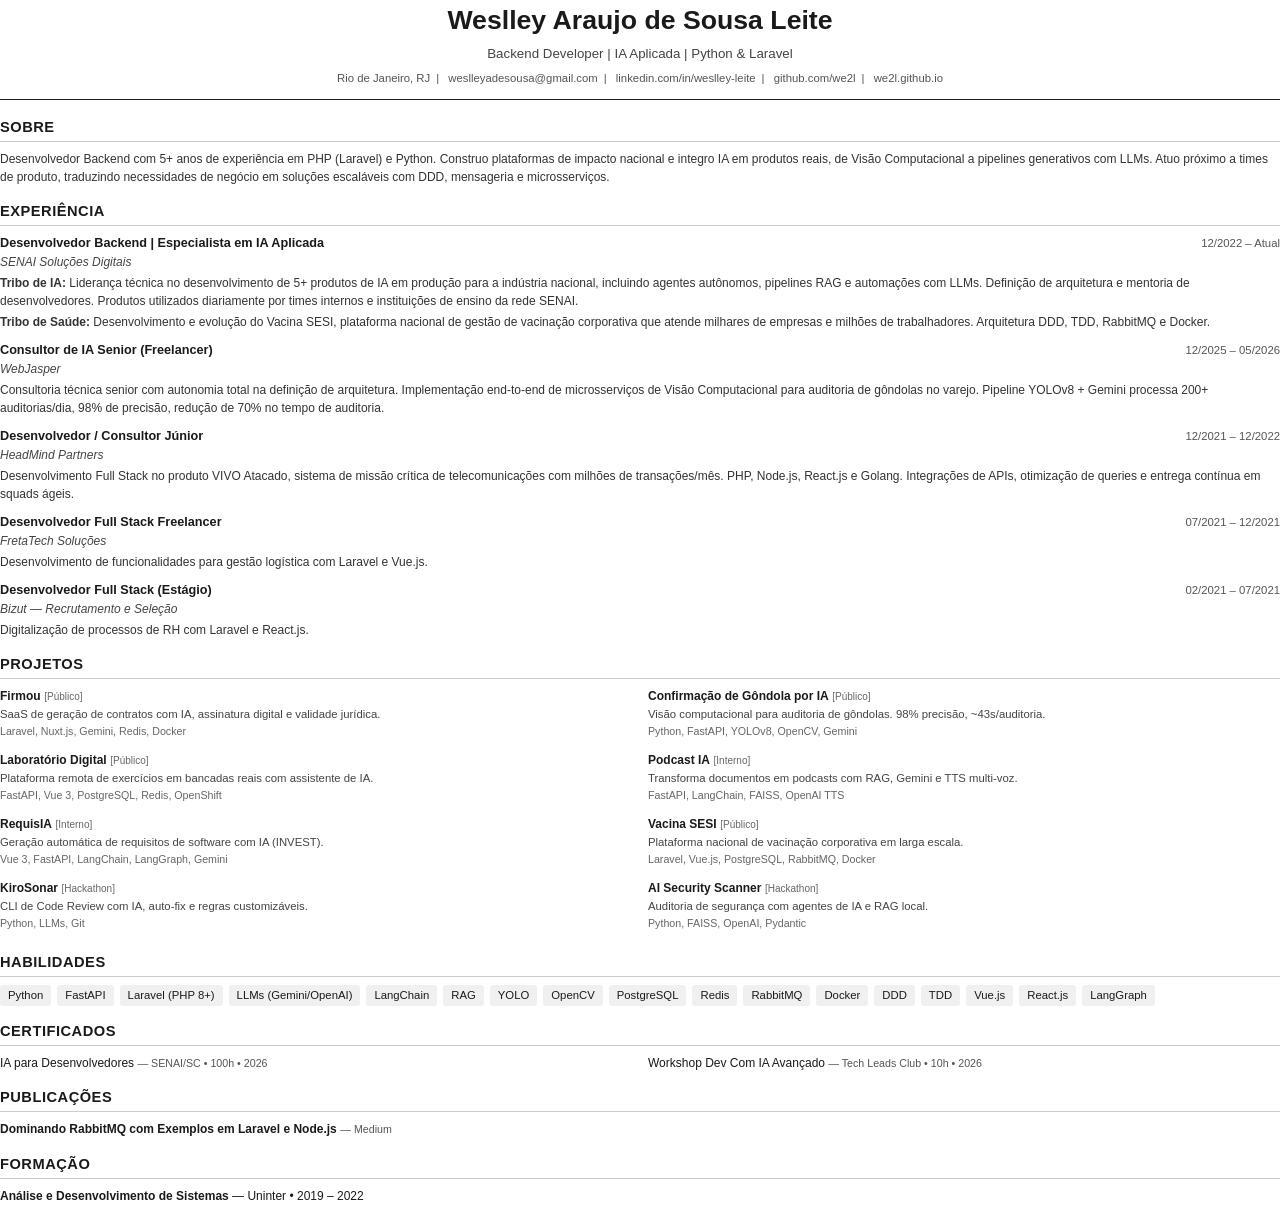
<file: cv.html>
<!DOCTYPE html>
<html lang="pt-BR">
<head>
<meta charset="UTF-8">
<style>
@page { size: A4; margin: 1.5cm 2cm; }
* { margin: 0; padding: 0; box-sizing: border-box; }
body { font-family: 'Helvetica Neue', Arial, sans-serif; font-size: 9.5pt; color: #1a1a1a; line-height: 1.5; }
a { color: #1a1a1a; text-decoration: none; }

.header { text-align: center; margin-bottom: 16px; border-bottom: 1.5px solid #222; padding-bottom: 12px; }
.header h1 { font-size: 20pt; font-weight: 700; margin-bottom: 4px; }
.header .tagline { font-size: 10pt; color: #444; margin-bottom: 6px; }
.header .contact { font-size: 8.5pt; color: #555; }
.header .contact a { color: #555; }
.header .contact span { margin: 0 6px; }

h2 { font-size: 11pt; font-weight: 700; text-transform: uppercase; letter-spacing: 0.5px; border-bottom: 1px solid #ccc; padding-bottom: 3px; margin: 14px 0 8px; }

.job { margin-bottom: 10px; }
.job-header { display: flex; justify-content: space-between; align-items: baseline; }
.job-title { font-size: 9.5pt; font-weight: 700; }
.job-period { font-size: 8.5pt; color: #555; }
.job-company { font-size: 9pt; color: #444; font-style: italic; margin-bottom: 3px; }
.job p { font-size: 9pt; color: #333; }

.projects-grid { display: grid; grid-template-columns: 1fr 1fr; gap: 6px 16px; }
.project { margin-bottom: 6px; }
.project-name { font-weight: 700; font-size: 9pt; }
.project-badge { font-size: 7.5pt; color: #666; font-weight: 500; }
.project-desc { font-size: 8.5pt; color: #444; }
.project-stack { font-size: 8pt; color: #666; }

.skills { display: flex; flex-wrap: wrap; gap: 6px; }
.skills span { font-size: 8.5pt; background: #f0f0f0; padding: 2px 8px; border-radius: 3px; }

.certs-grid { display: grid; grid-template-columns: 1fr 1fr; gap: 4px 16px; }
.cert { font-size: 9pt; }
.cert-issuer { font-size: 8pt; color: #555; }

.pub { margin-bottom: 4px; }
.pub-title { font-size: 9pt; font-weight: 600; }
.pub-source { font-size: 8pt; color: #555; }
</style>
</head>
<body>

<div class="header">
<h1>Weslley Araujo de Sousa Leite</h1>
<div class="tagline">Backend Developer | IA Aplicada | Python & Laravel</div>
<div class="contact">
Rio de Janeiro, RJ<span>|</span>
<a href="mailto:weslleyadesousa@gmail.com">weslleyadesousa@gmail.com</a><span>|</span>
<a href="https://www.linkedin.com/in/weslley-leite/">linkedin.com/in/weslley-leite</a><span>|</span>
<a href="https://github.com/we2l">github.com/we2l</a><span>|</span>
<a href="https://we2l.github.io">we2l.github.io</a>
</div>
</div>

<h2>Sobre</h2>
<p style="font-size:9pt; color:#333; margin-bottom:4px;">Desenvolvedor Backend com 5+ anos de experiência em PHP (Laravel) e Python. Construo plataformas de impacto nacional e integro IA em produtos reais, de Visão Computacional a pipelines generativos com LLMs. Atuo próximo a times de produto, traduzindo necessidades de negócio em soluções escaláveis com DDD, mensageria e microsserviços.</p>

<h2>Experiência</h2>

<div class="job">
<div class="job-header">
<span class="job-title">Desenvolvedor Backend | Especialista em IA Aplicada</span>
<span class="job-period">12/2022 – Atual</span>
</div>
<div class="job-company">SENAI Soluções Digitais</div>
<p><strong>Tribo de IA:</strong> Liderança técnica no desenvolvimento de 5+ produtos de IA em produção para a indústria nacional, incluindo agentes autônomos, pipelines RAG e automações com LLMs. Definição de arquitetura e mentoria de desenvolvedores. Produtos utilizados diariamente por times internos e instituições de ensino da rede SENAI.</p>
<p style="margin-top:3px;"><strong>Tribo de Saúde:</strong> Desenvolvimento e evolução do Vacina SESI, plataforma nacional de gestão de vacinação corporativa que atende milhares de empresas e milhões de trabalhadores. Arquitetura DDD, TDD, RabbitMQ e Docker.</p>
</div>

<div class="job">
<div class="job-header">
<span class="job-title">Consultor de IA Senior (Freelancer)</span>
<span class="job-period">12/2025 – 05/2026</span>
</div>
<div class="job-company">WebJasper</div>
<p>Consultoria técnica senior com autonomia total na definição de arquitetura. Implementação end-to-end de microsserviços de Visão Computacional para auditoria de gôndolas no varejo. Pipeline YOLOv8 + Gemini processa 200+ auditorias/dia, 98% de precisão, redução de 70% no tempo de auditoria.</p>
</div>

<div class="job">
<div class="job-header">
<span class="job-title">Desenvolvedor / Consultor Júnior</span>
<span class="job-period">12/2021 – 12/2022</span>
</div>
<div class="job-company">HeadMind Partners</div>
<p>Desenvolvimento Full Stack no produto VIVO Atacado, sistema de missão crítica de telecomunicações com milhões de transações/mês. PHP, Node.js, React.js e Golang. Integrações de APIs, otimização de queries e entrega contínua em squads ágeis.</p>
</div>

<div class="job">
<div class="job-header">
<span class="job-title">Desenvolvedor Full Stack Freelancer</span>
<span class="job-period">07/2021 – 12/2021</span>
</div>
<div class="job-company">FretaTech Soluções</div>
<p>Desenvolvimento de funcionalidades para gestão logística com Laravel e Vue.js.</p>
</div>

<div class="job">
<div class="job-header">
<span class="job-title">Desenvolvedor Full Stack (Estágio)</span>
<span class="job-period">02/2021 – 07/2021</span>
</div>
<div class="job-company">Bizut — Recrutamento e Seleção</div>
<p>Digitalização de processos de RH com Laravel e React.js.</p>
</div>

<h2>Projetos</h2>
<div class="projects-grid">
<div class="project">
<span class="project-name">Firmou</span> <span class="project-badge">[Público]</span>
<div class="project-desc">SaaS de geração de contratos com IA, assinatura digital e validade jurídica.</div>
<div class="project-stack">Laravel, Nuxt.js, Gemini, Redis, Docker</div>
</div>
<div class="project">
<span class="project-name">Confirmação de Gôndola por IA</span> <span class="project-badge">[Público]</span>
<div class="project-desc">Visão computacional para auditoria de gôndolas. 98% precisão, ~43s/auditoria.</div>
<div class="project-stack">Python, FastAPI, YOLOv8, OpenCV, Gemini</div>
</div>
<div class="project">
<span class="project-name">Laboratório Digital</span> <span class="project-badge">[Público]</span>
<div class="project-desc">Plataforma remota de exercícios em bancadas reais com assistente de IA.</div>
<div class="project-stack">FastAPI, Vue 3, PostgreSQL, Redis, OpenShift</div>
</div>
<div class="project">
<span class="project-name">Podcast IA</span> <span class="project-badge">[Interno]</span>
<div class="project-desc">Transforma documentos em podcasts com RAG, Gemini e TTS multi-voz.</div>
<div class="project-stack">FastAPI, LangChain, FAISS, OpenAI TTS</div>
</div>
<div class="project">
<span class="project-name">RequisIA</span> <span class="project-badge">[Interno]</span>
<div class="project-desc">Geração automática de requisitos de software com IA (INVEST).</div>
<div class="project-stack">Vue 3, FastAPI, LangChain, LangGraph, Gemini</div>
</div>
<div class="project">
<span class="project-name">Vacina SESI</span> <span class="project-badge">[Público]</span>
<div class="project-desc">Plataforma nacional de vacinação corporativa em larga escala.</div>
<div class="project-stack">Laravel, Vue.js, PostgreSQL, RabbitMQ, Docker</div>
</div>
<div class="project">
<span class="project-name">KiroSonar</span> <span class="project-badge">[Hackathon]</span>
<div class="project-desc">CLI de Code Review com IA, auto-fix e regras customizáveis.</div>
<div class="project-stack">Python, LLMs, Git</div>
</div>
<div class="project">
<span class="project-name">AI Security Scanner</span> <span class="project-badge">[Hackathon]</span>
<div class="project-desc">Auditoria de segurança com agentes de IA e RAG local.</div>
<div class="project-stack">Python, FAISS, OpenAI, Pydantic</div>
</div>
</div>

<h2>Habilidades</h2>
<div class="skills">
<span>Python</span><span>FastAPI</span><span>Laravel (PHP 8+)</span><span>LLMs (Gemini/OpenAI)</span><span>LangChain</span><span>RAG</span><span>YOLO</span><span>OpenCV</span><span>PostgreSQL</span><span>Redis</span><span>RabbitMQ</span><span>Docker</span><span>DDD</span><span>TDD</span><span>Vue.js</span><span>React.js</span><span>LangGraph</span>
</div>

<h2>Certificados</h2>
<div class="certs-grid">
<div class="cert">IA para Desenvolvedores <span class="cert-issuer">— SENAI/SC • 100h • 2026</span></div>
<div class="cert">Workshop Dev Com IA Avançado <span class="cert-issuer">— Tech Leads Club • 10h • 2026</span></div>
</div>

<h2>Publicações</h2>
<div class="pub">
<span class="pub-title">Dominando RabbitMQ com Exemplos em Laravel e Node.js</span>
<span class="pub-source"> — Medium</span>
</div>

<h2>Formação</h2>
<p style="font-size:9pt;"><strong>Análise e Desenvolvimento de Sistemas</strong> — Uninter • 2019 – 2022</p>

</body>
</html>
</file>
